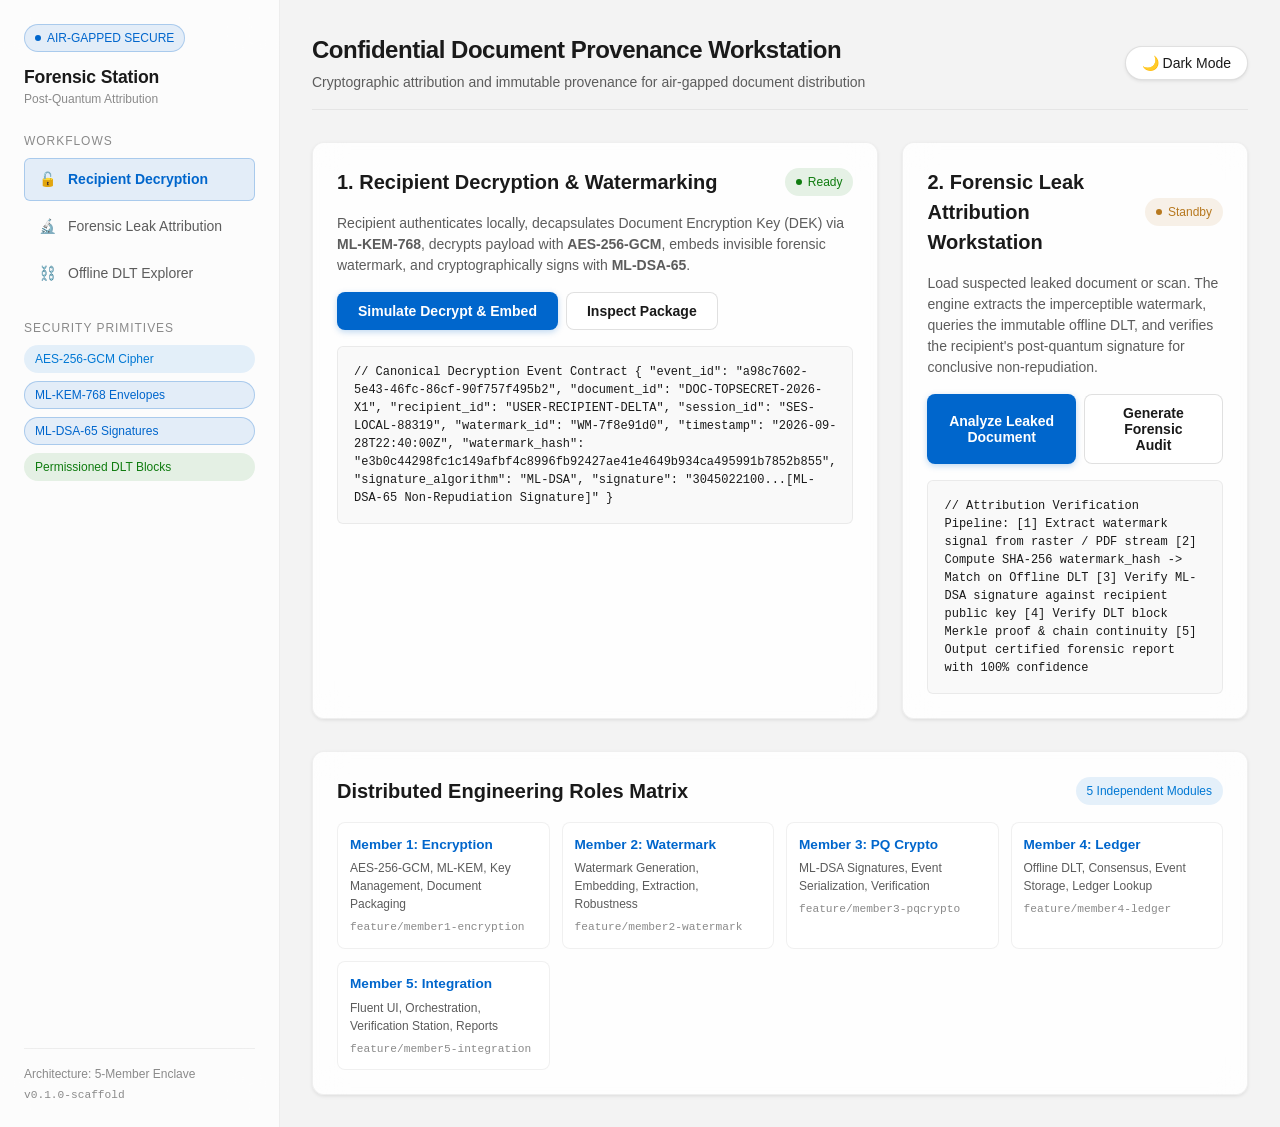
<file: integration/frontend/index.html>
<!DOCTYPE html>
<html lang="en" data-theme="dark">
<head>
  <meta charset="UTF-8">
  <meta name="viewport" content="width=device-width, initial-scale=1.0">
  <title>Cryptographic Attribution & Immutable Decryption Provenance</title>
  <meta name="description" content="Offline air-gapped confidential document distribution platform with post-quantum forensic provenance.">
  <link rel="stylesheet" href="styles/theme.css">
  <link rel="stylesheet" href="styles/components.css">
</head>
<body>
  <div class="app-shell">
    <!-- Fluent UI Acrylic Sidebar -->
    <nav class="acrylic-nav" aria-label="Main Navigation">
      <div>
        <div class="badge-group" style="margin-bottom: 12px;">
          <span class="badge badge-crypto">
            <span class="badge-dot"></span> AIR-GAPPED SECURE
          </span>
        </div>
        <h2 style="font-size: 1.1rem; font-weight: 700; letter-spacing: -0.01em;">Forensic Station</h2>
        <p style="font-size: 0.75rem; color: var(--text-tertiary);">Post-Quantum Attribution</p>
      </div>

      <div>
        <p class="nav-section-title">Workflows</p>
        <div style="display: flex; flex-direction: column; gap: 4px;">
          <a class="nav-item active" id="nav-decryption" href="#decryption">
            <span>🔓</span> Recipient Decryption
          </a>
          <a class="nav-item" id="nav-forensics" href="#forensics">
            <span>🔬</span> Forensic Leak Attribution
          </a>
          <a class="nav-item" id="nav-ledger" href="#ledger">
            <span>⛓️</span> Offline DLT Explorer
          </a>
        </div>
      </div>

      <div>
        <p class="nav-section-title">Security Primitives</p>
        <div class="badge-group" style="flex-direction: column; gap: 8px;">
          <span class="badge badge-info">AES-256-GCM Cipher</span>
          <span class="badge badge-crypto">ML-KEM-768 Envelopes</span>
          <span class="badge badge-crypto">ML-DSA-65 Signatures</span>
          <span class="badge badge-success">Permissioned DLT Blocks</span>
        </div>
      </div>

      <div style="margin-top: auto; padding-top: 16px; border-top: 1px solid var(--border-subtle);">
        <p style="font-size: 0.75rem; color: var(--text-tertiary);">Architecture: 5-Member Enclave</p>
        <p style="font-size: 0.7rem; color: var(--text-tertiary); font-family: var(--font-family-mono); margin-top: 4px;">v0.1.0-scaffold</p>
      </div>
    </nav>

    <!-- Main Operational Workspace -->
    <main class="main-content">
      <!-- Fluent Top Header -->
      <header class="fluent-header">
        <div class="app-title-group">
          <h1>Confidential Document Provenance Workstation</h1>
          <p>Cryptographic attribution and immutable provenance for air-gapped document distribution</p>
        </div>
        <div class="header-actions">
          <button class="theme-toggle-btn" id="theme-toggle-btn" onclick="toggleTheme()" aria-label="Toggle theme">
            ☀️ Light Mode
          </button>
        </div>
      </header>

      <!-- System Architecture Status Grid -->
      <section class="grid-cols-2">
        <!-- Recipient Decryption Card -->
        <article class="fluent-card">
          <div class="card-header">
            <h2 class="card-title">1. Recipient Decryption & Watermarking</h2>
            <span class="badge badge-success"><span class="badge-dot"></span> Ready</span>
          </div>
          <p style="color: var(--text-secondary); font-size: 0.875rem; margin-bottom: 16px;">
            Recipient authenticates locally, decapsulates Document Encryption Key (DEK) via <strong>ML-KEM-768</strong>, decrypts payload with <strong>AES-256-GCM</strong>, embeds invisible forensic watermark, and cryptographically signs with <strong>ML-DSA-65</strong>.
          </p>
          <div style="display: flex; gap: 8px; margin-bottom: 16px;">
            <button class="btn btn-primary" id="btn-demo-decrypt">Simulate Decrypt & Embed</button>
            <button class="btn btn-secondary" id="btn-view-package">Inspect Package</button>
          </div>
          <div class="code-preview">
// Canonical Decryption Event Contract
{
  "event_id": "a98c7602-5e43-46fc-86cf-90f757f495b2",
  "document_id": "DOC-TOPSECRET-2026-X1",
  "recipient_id": "USER-RECIPIENT-DELTA",
  "session_id": "SES-LOCAL-88319",
  "watermark_id": "WM-7f8e91d0",
  "timestamp": "2026-09-28T22:40:00Z",
  "watermark_hash": "e3b0c44298fc1c149afbf4c8996fb92427ae41e4649b934ca495991b7852b855",
  "signature_algorithm": "ML-DSA",
  "signature": "3045022100...[ML-DSA-65 Non-Repudiation Signature]"
}</div>
        </article>

        <!-- Forensic Attribution Card -->
        <article class="fluent-card">
          <div class="card-header">
            <h2 class="card-title">2. Forensic Leak Attribution Workstation</h2>
            <span class="badge badge-warning"><span class="badge-dot"></span> Standby</span>
          </div>
          <p style="color: var(--text-secondary); font-size: 0.875rem; margin-bottom: 16px;">
            Load suspected leaked document or scan. The engine extracts the imperceptible watermark, queries the immutable offline DLT, and verifies the recipient's post-quantum signature for conclusive non-repudiation.
          </p>
          <div style="display: flex; gap: 8px; margin-bottom: 16px;">
            <button class="btn btn-primary" id="btn-demo-analyze">Analyze Leaked Document</button>
            <button class="btn btn-secondary" id="btn-export-report">Generate Forensic Audit</button>
          </div>
          <div class="code-preview">
// Attribution Verification Pipeline:
[1] Extract watermark signal from raster / PDF stream
[2] Compute SHA-256 watermark_hash -> Match on Offline DLT
[3] Verify ML-DSA signature against recipient public key
[4] Verify DLT block Merkle proof & chain continuity
[5] Output certified forensic report with 100% confidence</div>
        </article>
      </section>

      <!-- Architecture Module Matrix -->
      <section class="fluent-card">
        <div class="card-header">
          <h2 class="card-title">Distributed Engineering Roles Matrix</h2>
          <span class="badge badge-info">5 Independent Modules</span>
        </div>
        <div style="display: grid; grid-template-columns: repeat(auto-fit, minmax(200px, 1fr)); gap: 12px;">
          <div style="padding: 12px; border: 1px solid var(--border-subtle); border-radius: 8px; background: var(--bg-surface);">
            <div style="font-weight: 700; font-size: 0.85rem; color: var(--accent-default);">Member 1: Encryption</div>
            <div style="font-size: 0.75rem; color: var(--text-secondary); margin-top: 4px;">AES-256-GCM, ML-KEM, Key Management, Document Packaging</div>
            <div style="font-family: var(--font-family-mono); font-size: 0.7rem; color: var(--text-tertiary); margin-top: 6px;">feature/member1-encryption</div>
          </div>
          <div style="padding: 12px; border: 1px solid var(--border-subtle); border-radius: 8px; background: var(--bg-surface);">
            <div style="font-weight: 700; font-size: 0.85rem; color: var(--accent-default);">Member 2: Watermark</div>
            <div style="font-size: 0.75rem; color: var(--text-secondary); margin-top: 4px;">Watermark Generation, Embedding, Extraction, Robustness</div>
            <div style="font-family: var(--font-family-mono); font-size: 0.7rem; color: var(--text-tertiary); margin-top: 6px;">feature/member2-watermark</div>
          </div>
          <div style="padding: 12px; border: 1px solid var(--border-subtle); border-radius: 8px; background: var(--bg-surface);">
            <div style="font-weight: 700; font-size: 0.85rem; color: var(--accent-default);">Member 3: PQ Crypto</div>
            <div style="font-size: 0.75rem; color: var(--text-secondary); margin-top: 4px;">ML-DSA Signatures, Event Serialization, Verification</div>
            <div style="font-family: var(--font-family-mono); font-size: 0.7rem; color: var(--text-tertiary); margin-top: 6px;">feature/member3-pqcrypto</div>
          </div>
          <div style="padding: 12px; border: 1px solid var(--border-subtle); border-radius: 8px; background: var(--bg-surface);">
            <div style="font-weight: 700; font-size: 0.85rem; color: var(--accent-default);">Member 4: Ledger</div>
            <div style="font-size: 0.75rem; color: var(--text-secondary); margin-top: 4px;">Offline DLT, Consensus, Event Storage, Ledger Lookup</div>
            <div style="font-family: var(--font-family-mono); font-size: 0.7rem; color: var(--text-tertiary); margin-top: 6px;">feature/member4-ledger</div>
          </div>
          <div style="padding: 12px; border: 1px solid var(--border-subtle); border-radius: 8px; background: var(--bg-surface);">
            <div style="font-weight: 700; font-size: 0.85rem; color: var(--accent-default);">Member 5: Integration</div>
            <div style="font-size: 0.75rem; color: var(--text-secondary); margin-top: 4px;">Fluent UI, Orchestration, Verification Station, Reports</div>
            <div style="font-family: var(--font-family-mono); font-size: 0.7rem; color: var(--text-tertiary); margin-top: 6px;">feature/member5-integration</div>
          </div>
        </div>
      </section>
    </main>
  </div>

  <script src="scripts/theme.js"></script>
</body>
</html>
</file>
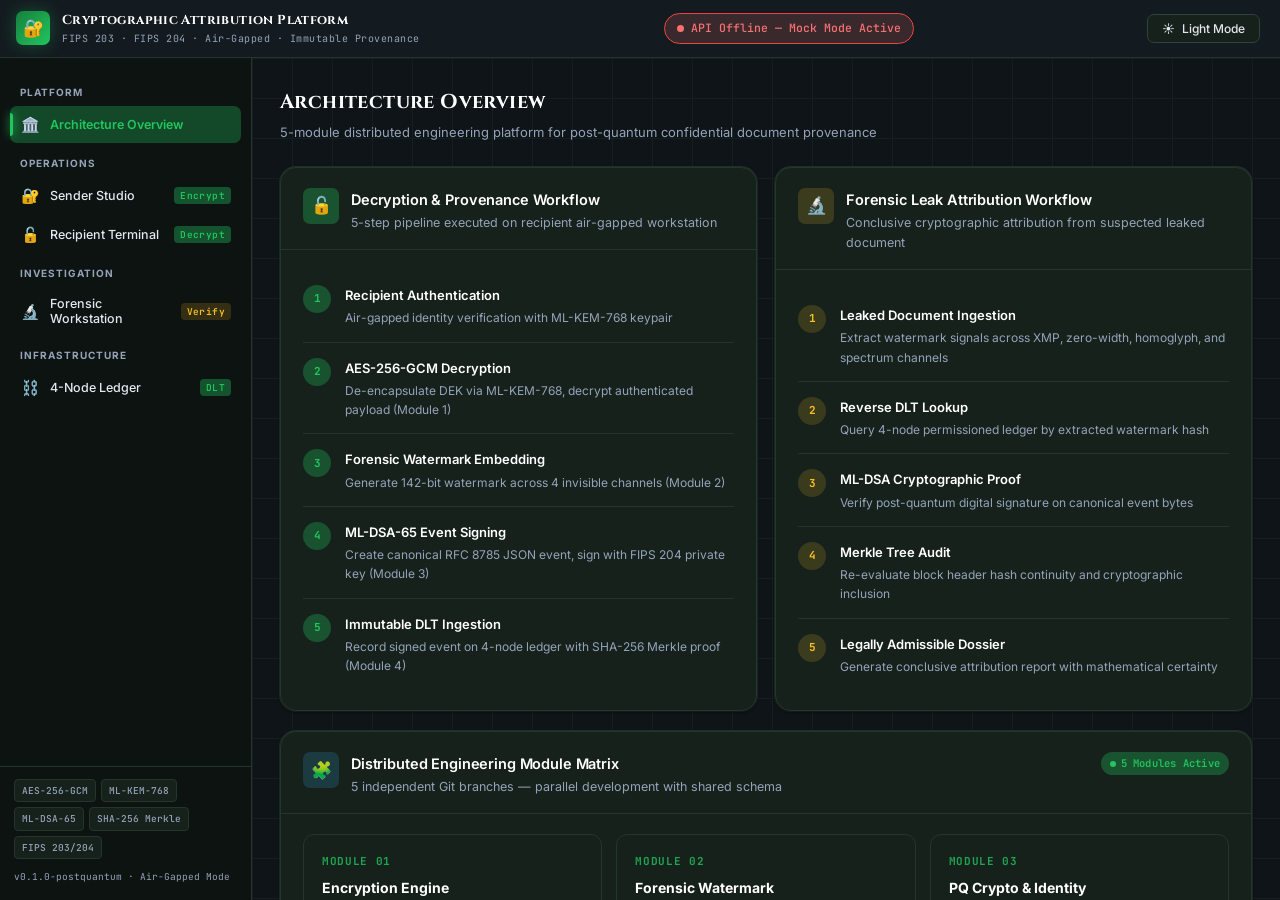
<file: integration/ui/index.html>
<!DOCTYPE html>
<html lang="en" data-theme="dark">
<head>
  <meta charset="UTF-8">
  <meta name="viewport" content="width=device-width, initial-scale=1.0">
  <title>Cryptographic Attribution & Forensic Provenance Platform</title>
  <meta name="description" content="Post-quantum offline air-gapped confidential document distribution with immutable forensic decryption provenance. AES-256-GCM, ML-KEM-768, ML-DSA-65, Permissioned DLT.">
  <link rel="stylesheet" href="styles.css">
</head>
<body>
<div class="app">

  <!-- ── HEADER ──────────────────────────────────────────────────── -->
  <header class="app-header">
    <div class="header-brand">
      <div class="header-logo">🔐</div>
      <div class="header-brand-text">
        <div class="header-title">Cryptographic Attribution Platform</div>
        <div class="header-subtitle">FIPS 203 · FIPS 204 · Air-Gapped · Immutable Provenance</div>
      </div>
    </div>

    <div class="header-center">
      <div class="api-status-pill" id="api-status-pill">
        <span class="api-dot"></span>
        <span id="api-status-text">Connecting to API…</span>
      </div>
    </div>

    <div class="header-actions">
      <button class="theme-btn" id="theme-toggle-btn" onclick="toggleTheme()">
        <span id="theme-icon">☀️</span>
        <span id="theme-label">Light Mode</span>
      </button>
    </div>
  </header>

  <!-- ── APP BODY ────────────────────────────────────────────────── -->
  <div class="app-body">

    <!-- SIDEBAR -->
    <aside class="app-sidebar">
      <nav class="sidebar-nav">

        <div class="nav-section-label">Platform</div>
        <button class="nav-item active" data-section="overview" id="nav-overview">
          <span class="nav-icon">🏛️</span>
          <span class="nav-label">Architecture Overview</span>
        </button>

        <div class="nav-section-label">Operations</div>
        <button class="nav-item" data-section="sender" id="nav-sender">
          <span class="nav-icon">🔐</span>
          <span class="nav-label">Sender Studio</span>
          <span class="nav-badge">Encrypt</span>
        </button>
        <button class="nav-item" data-section="recipient" id="nav-recipient">
          <span class="nav-icon">🔓</span>
          <span class="nav-label">Recipient Terminal</span>
          <span class="nav-badge">Decrypt</span>
        </button>

        <div class="nav-section-label">Investigation</div>
        <button class="nav-item" data-section="forensics" id="nav-forensics">
          <span class="nav-icon">🔬</span>
          <span class="nav-label">Forensic Workstation</span>
          <span class="nav-badge warn">Verify</span>
        </button>

        <div class="nav-section-label">Infrastructure</div>
        <button class="nav-item" data-section="ledger" id="nav-ledger">
          <span class="nav-icon">⛓️</span>
          <span class="nav-label">4-Node Ledger</span>
          <span class="nav-badge">DLT</span>
        </button>

      </nav>

      <div class="sidebar-bottom">
        <div class="sidebar-modules">
          <div class="module-chip">AES-256-GCM</div>
          <div class="module-chip">ML-KEM-768</div>
          <div class="module-chip">ML-DSA-65</div>
          <div class="module-chip">SHA-256 Merkle</div>
          <div class="module-chip">FIPS 203/204</div>
        </div>
        <div class="sidebar-version">v0.1.0-postquantum · Air-Gapped Mode</div>
      </div>
    </aside>

    <!-- MAIN CONTENT -->
    <main class="app-main">

      <!-- ── SECTION 1: ARCHITECTURE OVERVIEW ──────────────────── -->
      <section id="section-overview" class="content-section active">

        <div class="section-header">
          <div class="section-title">Architecture Overview</div>
          <div class="section-sub">5-module distributed engineering platform for post-quantum confidential document provenance</div>
        </div>

        <div class="grid-2" style="margin-bottom: 20px;">

          <div class="card">
            <div class="card-header">
              <div class="card-icon green">🔓</div>
              <div class="card-title-group">
                <div class="card-title">Decryption & Provenance Workflow</div>
                <div class="card-desc">5-step pipeline executed on recipient air-gapped workstation</div>
              </div>
            </div>
            <div class="card-body">
              <div class="workflow-list">
                <div class="workflow-step">
                  <div class="step-num">1</div>
                  <div class="step-info">
                    <strong>Recipient Authentication</strong>
                    <p>Air-gapped identity verification with ML-KEM-768 keypair</p>
                  </div>
                </div>
                <div class="workflow-step">
                  <div class="step-num">2</div>
                  <div class="step-info">
                    <strong>AES-256-GCM Decryption</strong>
                    <p>De-encapsulate DEK via ML-KEM-768, decrypt authenticated payload (Module 1)</p>
                  </div>
                </div>
                <div class="workflow-step">
                  <div class="step-num">3</div>
                  <div class="step-info">
                    <strong>Forensic Watermark Embedding</strong>
                    <p>Generate 142-bit watermark across 4 invisible channels (Module 2)</p>
                  </div>
                </div>
                <div class="workflow-step">
                  <div class="step-num">4</div>
                  <div class="step-info">
                    <strong>ML-DSA-65 Event Signing</strong>
                    <p>Create canonical RFC 8785 JSON event, sign with FIPS 204 private key (Module 3)</p>
                  </div>
                </div>
                <div class="workflow-step">
                  <div class="step-num">5</div>
                  <div class="step-info">
                    <strong>Immutable DLT Ingestion</strong>
                    <p>Record signed event on 4-node ledger with SHA-256 Merkle proof (Module 4)</p>
                  </div>
                </div>
              </div>
            </div>
          </div>

          <div class="card">
            <div class="card-header">
              <div class="card-icon amber">🔬</div>
              <div class="card-title-group">
                <div class="card-title">Forensic Leak Attribution Workflow</div>
                <div class="card-desc">Conclusive cryptographic attribution from suspected leaked document</div>
              </div>
            </div>
            <div class="card-body">
              <div class="workflow-list">
                <div class="workflow-step forensic">
                  <div class="step-num">1</div>
                  <div class="step-info">
                    <strong>Leaked Document Ingestion</strong>
                    <p>Extract watermark signals across XMP, zero-width, homoglyph, and spectrum channels</p>
                  </div>
                </div>
                <div class="workflow-step forensic">
                  <div class="step-num">2</div>
                  <div class="step-info">
                    <strong>Reverse DLT Lookup</strong>
                    <p>Query 4-node permissioned ledger by extracted watermark hash</p>
                  </div>
                </div>
                <div class="workflow-step forensic">
                  <div class="step-num">3</div>
                  <div class="step-info">
                    <strong>ML-DSA Cryptographic Proof</strong>
                    <p>Verify post-quantum digital signature on canonical event bytes</p>
                  </div>
                </div>
                <div class="workflow-step forensic">
                  <div class="step-num">4</div>
                  <div class="step-info">
                    <strong>Merkle Tree Audit</strong>
                    <p>Re-evaluate block header hash continuity and cryptographic inclusion</p>
                  </div>
                </div>
                <div class="workflow-step forensic">
                  <div class="step-num">5</div>
                  <div class="step-info">
                    <strong>Legally Admissible Dossier</strong>
                    <p>Generate conclusive attribution report with mathematical certainty</p>
                  </div>
                </div>
              </div>
            </div>
          </div>

        </div>

        <!-- Module Matrix -->
        <div class="card">
          <div class="card-header">
            <div class="card-icon info">🧩</div>
            <div class="card-title-group">
              <div class="card-title">Distributed Engineering Module Matrix</div>
              <div class="card-desc">5 independent Git branches — parallel development with shared schema</div>
            </div>
            <span class="badge badge-green"><span class="badge-dot"></span> 5 Modules Active</span>
          </div>
          <div class="card-body">
            <div class="grid-3" style="gap:14px;">
              <div class="arch-card">
                <div class="arch-num">MODULE 01</div>
                <div class="arch-name">Encryption Engine</div>
                <div class="arch-tech">AES-256-GCM · ML-KEM-768 · Key Management · DEK Encapsulation</div>
                <div class="module-tags">
                  <span class="module-tag">encryption/</span>
                </div>
                <div class="arch-branch" style="margin-top:10px;">feature/member1-encryption</div>
              </div>
              <div class="arch-card">
                <div class="arch-num">MODULE 02</div>
                <div class="arch-name">Forensic Watermark</div>
                <div class="arch-tech">142-bit Payload · 4 Channels · XMP · Zero-Width · Homoglyph</div>
                <div class="module-tags">
                  <span class="module-tag">watermark/</span>
                </div>
                <div class="arch-branch" style="margin-top:10px;">feature/member2-watermark</div>
              </div>
              <div class="arch-card">
                <div class="arch-num">MODULE 03</div>
                <div class="arch-name">PQ Crypto & Identity</div>
                <div class="arch-tech">ML-DSA-65 · FIPS 204 · RFC 8785 · CBOR · Event Signing</div>
                <div class="module-tags">
                  <span class="module-tag">pqcrypto/</span>
                </div>
                <div class="arch-branch" style="margin-top:10px;">feature/member3-pqcrypto</div>
              </div>
              <div class="arch-card">
                <div class="arch-num">MODULE 04</div>
                <div class="arch-name">Permissioned DLT</div>
                <div class="arch-tech">4-Node Local Chain · SHA-256 Merkle · Append-Only · Offline Sync</div>
                <div class="module-tags">
                  <span class="module-tag">ledger/</span>
                </div>
                <div class="arch-branch" style="margin-top:10px;">feature/member4-ledger</div>
              </div>
              <div class="arch-card">
                <div class="arch-num">MODULE 05</div>
                <div class="arch-name">Integration & UI</div>
                <div class="arch-tech">Workflow Orchestration · REST API Bridge · Forensic Reports · Web UI</div>
                <div class="module-tags">
                  <span class="module-tag">integration/</span>
                </div>
                <div class="arch-branch" style="margin-top:10px;">feature/member5-integration</div>
              </div>
            </div>
          </div>
        </div>

      </section>

      <!-- ── SECTION 2: SENDER STUDIO ──────────────────────────── -->
      <section id="section-sender" class="content-section">

        <div class="section-header">
          <div class="section-title">Sender Studio — Document Encryption</div>
          <div class="section-sub">Package confidential documents with AES-256-GCM + ML-KEM-768 for authorized recipients</div>
        </div>

        <div class="card">
          <div class="card-header">
            <div class="card-icon green">🔐</div>
            <div class="card-title-group">
              <div class="card-title">Encrypt Document Package (Module 1)</div>
              <div class="card-desc">Upload a PDF or paste text content, then encrypt for multiple recipients</div>
            </div>
            <span class="badge badge-green">AES-256-GCM + ML-KEM-768</span>
          </div>
          <div class="card-body">

            <div class="form-grid">
              <div class="form-group">
                <label for="sender-doc-id">Document Identifier</label>
                <input type="text" id="sender-doc-id" class="input-field" value="DOC-DEFENCE-QUANTUM-2026" placeholder="DOC-XXXX-XXXX">
              </div>
              <div class="form-group">
                <label for="sender-recipients">Authorized Recipients (comma-separated)</label>
                <input type="text" id="sender-recipients" class="input-field" value="officer.shukla@hq.defence.gov, analyst.rao@secure.org">
              </div>
              <div class="form-group full-width">
                <label for="sender-content">Document Content / Plain-text Payload</label>
                <textarea id="sender-content" class="textarea-field" rows="3" placeholder="Enter confidential document text…">TOP SECRET CLASSIFIED DISPATCH // DEFENCE RESEARCH ENCLAVE // AIR-GAP AUTHORIZATION PROTOCOL V4.2</textarea>
              </div>
            </div>

            <div class="form-group mt-16">
              <label>Or Upload a PDF Document</label>
              <div class="drop-zone" id="sender-drop-zone">
                <input type="file" id="sender-pdf-input" accept=".pdf,.txt" onchange="handleSenderFile(this)">
                <span class="drop-zone-icon">📄</span>
                <span class="drop-zone-label">Drag & drop PDF here, or click to browse</span>
                <span class="drop-zone-sub">Supports PDF and TXT files • File is processed locally, never leaves the air-gap</span>
              </div>
              <div class="file-info mt-8" id="sender-file-info" style="display:none;"></div>
            </div>

            <div class="flex mt-20" style="gap:10px;">
              <button class="btn btn-primary" id="btn-encrypt" onclick="runEncrypt()">
                <span>🔐</span> Encrypt Document Package
              </button>
              <button class="btn btn-secondary" onclick="resetSection('sender')">Reset</button>
            </div>

            <div class="output-box hidden" id="sender-output">
              <div class="output-header">
                <div class="flex items-center" style="gap:10px;">
                  <div class="output-dots"><span></span><span></span><span></span></div>
                  <span>Encrypted Package Manifest</span>
                </div>
                <div class="flex" style="gap:8px;">
                  <span class="badge badge-green">AES-256-GCM</span>
                  <span class="badge badge-green">ML-KEM-768</span>
                  <button class="btn btn-sm btn-secondary" onclick="copyContent('sender-manifest-json')">Copy</button>
                </div>
              </div>
              <pre id="sender-manifest-json" class="code-block"></pre>
            </div>

          </div>
        </div>

      </section>

      <!-- ── SECTION 3: RECIPIENT TERMINAL ─────────────────────── -->
      <section id="section-recipient" class="content-section">

        <div class="section-header">
          <div class="section-title">Recipient Terminal — Decrypt & Sign</div>
          <div class="section-sub">Authenticate, decrypt, embed watermark, sign with ML-DSA-65, commit to DLT</div>
        </div>

        <div class="card">
          <div class="card-header">
            <div class="card-icon green">🔓</div>
            <div class="card-title-group">
              <div class="card-title">Full Decryption & Provenance Pipeline</div>
              <div class="card-desc">Executes Modules 1→2→3→4 in sequence on the air-gapped workstation</div>
            </div>
          </div>
          <div class="card-body">

            <div class="form-grid">
              <div class="form-group">
                <label for="recipient-select">Authenticated Recipient Identity</label>
                <select id="recipient-select" class="select-field">
                  <option value="officer.shukla@hq.defence.gov">officer.shukla@hq.defence.gov — Officer S. Shukla</option>
                  <option value="analyst.rao@secure.org">analyst.rao@secure.org — Analyst K. Rao</option>
                  <option value="agent.dave@gov.in">agent.dave@gov.in — Special Agent Dave</option>
                </select>
              </div>
              <div class="form-group">
                <label for="recipient-session">Session ID</label>
                <input type="text" id="recipient-session" class="input-field" value="SESS-AIRGAP-8891">
              </div>
              <div class="form-group full-width">
                <label for="recipient-doc-id">Document ID to Decrypt</label>
                <input type="text" id="recipient-doc-id" class="input-field" value="DOC-DEFENCE-QUANTUM-2026">
              </div>
            </div>

            <div class="flex mt-20" style="gap:10px;">
              <button class="btn btn-primary" id="btn-decrypt" onclick="runDecrypt()">
                <span>⚡</span> Execute Full Decryption & Provenance
              </button>
              <button class="btn btn-secondary" onclick="resetSection('recipient')">Reset</button>
            </div>

            <div class="output-box hidden" id="recipient-output">
              <div class="output-header">
                <div class="flex items-center" style="gap:10px;">
                  <div class="output-dots"><span></span><span></span><span></span></div>
                  <span>Pipeline Execution Log</span>
                </div>
              </div>
              <div style="padding:16px;">
                <div class="pipeline-list" id="recipient-pipeline"></div>
              </div>
              <div class="grid-2" style="padding:0 16px 16px; gap:14px;">
                <div>
                  <label style="margin-bottom:8px;display:block;">Signed Decryption Event (JSON)</label>
                  <div class="output-box" style="margin:0;">
                    <div class="output-header">
                      <span>ML-DSA-65 Signed Event</span>
                      <button class="btn btn-sm btn-secondary" onclick="copyContent('recipient-event-json')">Copy</button>
                    </div>
                    <pre id="recipient-event-json" class="code-block" style="max-height:240px;"></pre>
                  </div>
                </div>
                <div>
                  <label style="margin-bottom:8px;display:block;">Ledger Merkle Receipt</label>
                  <div class="output-box" style="margin:0;">
                    <div class="output-header">
                      <span>DLT Block Receipt</span>
                      <button class="btn btn-sm btn-secondary" onclick="copyContent('recipient-receipt-json')">Copy</button>
                    </div>
                    <pre id="recipient-receipt-json" class="code-block" style="max-height:240px;"></pre>
                  </div>
                </div>
              </div>
            </div>

          </div>
        </div>

      </section>

      <!-- ── SECTION 4: FORENSIC WORKSTATION ───────────────────── -->
      <section id="section-forensics" class="content-section">

        <div class="section-header">
          <div class="section-title">Forensic Workstation — Leak Attribution</div>
          <div class="section-sub">Extract watermark, verify ML-DSA signature, audit DLT chain, generate conclusive dossier</div>
        </div>

        <div class="card">
          <div class="card-header">
            <div class="card-icon amber">🔬</div>
            <div class="card-title-group">
              <div class="card-title">Air-Gapped Forensic Attribution Engine</div>
              <div class="card-desc">Upload the suspected leaked document or select a test scenario</div>
            </div>
            <span class="badge badge-amber">Attribution Workstation</span>
          </div>
          <div class="card-body">

            <div class="form-group">
              <label>Upload Suspected Leaked Document (PDF)</label>
              <div class="drop-zone" id="forensics-drop-zone">
                <input type="file" id="forensics-pdf-input" accept=".pdf,.txt" onchange="handleForensicsFile(this)">
                <span class="drop-zone-icon">🕵️</span>
                <span class="drop-zone-label">Drop the leaked PDF here, or click to upload</span>
                <span class="drop-zone-sub">File is processed locally and never transmitted outside this workstation</span>
              </div>
              <div class="file-info mt-8" id="forensics-file-info" style="display:none;"></div>
            </div>

            <div class="form-group mt-16">
              <label>Or Select Test Scenario</label>
              <div class="radio-group">
                <label class="radio-label">
                  <input type="radio" name="leak-source" value="valid" checked>
                  <span>📄 Authentic Leaked Document — Officer Shukla (Confirmed Attribution)</span>
                </label>
                <label class="radio-label">
                  <input type="radio" name="leak-source" value="tampered">
                  <span>⚠️ Tampered / Modified Document (Integrity Failure)</span>
                </label>
                <label class="radio-label">
                  <input type="radio" name="leak-source" value="unknown">
                  <span>❓ Unwatermarked External Document (No Provenance)</span>
                </label>
              </div>
            </div>

            <div class="flex mt-20" style="gap:10px;">
              <button class="btn btn-primary" id="btn-forensics" onclick="runForensics()">
                <span>🔍</span> Run Forensic Verification & Attribution
              </button>
              <button class="btn btn-secondary" onclick="resetSection('forensics')">Reset</button>
            </div>

            <div class="output-box hidden" id="forensics-output">
              <div class="output-header">
                <div class="flex items-center" style="gap:10px;">
                  <div class="output-dots"><span></span><span></span><span></span></div>
                  <span>Forensic Attribution Dossier</span>
                </div>
                <button class="btn btn-sm btn-secondary" id="btn-copy-dossier" onclick="copyContent('forensic-report-pre')">Copy Dossier</button>
              </div>
              <div style="padding: 16px;">
                <div class="verdict-banner" id="verdict-banner">
                  <div class="verdict-title" id="verdict-title">CONFIRMED ATTRIBUTION</div>
                  <div class="verdict-sub" id="verdict-sub">Awaiting analysis…</div>
                </div>
                <pre id="forensic-report-pre" class="code-block" style="margin-top:14px;"></pre>
              </div>
            </div>

          </div>
        </div>

      </section>

      <!-- ── SECTION 5: 4-NODE LEDGER EXPLORER ─────────────────── -->
      <section id="section-ledger" class="content-section">

        <div class="section-header">
          <div class="section-title">4-Node Permissioned Offline Ledger</div>
          <div class="section-sub">Monitor air-gapped node status, block heights, Merkle roots, and cryptographic chain continuity</div>
        </div>

        <!-- Node Status Grid -->
        <div class="grid-4" id="nodes-grid" style="margin-bottom:20px;">
          <div class="node-card" id="node-card-1">
            <div class="node-header">
              <div class="node-led"></div>
              <div class="node-name">Node 1 — Primary</div>
            </div>
            <div class="node-role">Key Custody & Validator</div>
            <div class="node-stat">Block Height <span class="node-stat-val" id="n1-height">#–</span></div>
            <div class="node-stat">Port <span class="node-stat-val">8001</span></div>
            <div class="node-stat">Status <span class="node-stat-val" id="n1-status">–</span></div>
          </div>
          <div class="node-card" id="node-card-2">
            <div class="node-header">
              <div class="node-led"></div>
              <div class="node-name">Node 2 — Ingestion</div>
            </div>
            <div class="node-role">Verification Enclave</div>
            <div class="node-stat">Block Height <span class="node-stat-val" id="n2-height">#–</span></div>
            <div class="node-stat">Port <span class="node-stat-val">8002</span></div>
            <div class="node-stat">Status <span class="node-stat-val" id="n2-status">–</span></div>
          </div>
          <div class="node-card" id="node-card-3">
            <div class="node-header">
              <div class="node-led"></div>
              <div class="node-name">Node 3 — Forensic</div>
            </div>
            <div class="node-role">Attribution Analysis</div>
            <div class="node-stat">Block Height <span class="node-stat-val" id="n3-height">#–</span></div>
            <div class="node-stat">Port <span class="node-stat-val">8003</span></div>
            <div class="node-stat">Status <span class="node-stat-val" id="n3-status">–</span></div>
          </div>
          <div class="node-card" id="node-card-4">
            <div class="node-header">
              <div class="node-led"></div>
              <div class="node-name">Node 4 — Archival</div>
            </div>
            <div class="node-role">Offline Audit Store</div>
            <div class="node-stat">Block Height <span class="node-stat-val" id="n4-height">#–</span></div>
            <div class="node-stat">Port <span class="node-stat-val">8004</span></div>
            <div class="node-stat">Status <span class="node-stat-val" id="n4-status">–</span></div>
          </div>
        </div>

        <!-- Block Table -->
        <div class="card">
          <div class="card-header">
            <div class="card-icon info">⛓️</div>
            <div class="card-title-group">
              <div class="card-title">Recent Committed Blocks</div>
              <div class="card-desc">Cryptographically chained SHA-256 block headers</div>
            </div>
            <div class="flex" style="gap:8px;">
              <button class="btn btn-sm btn-secondary" onclick="refreshLedger()">↻ Refresh</button>
              <span class="badge badge-green" id="chain-valid-badge"><span class="badge-dot"></span> Chain Valid</span>
            </div>
          </div>
          <div class="card-body" style="padding:0;">
            <div class="table-wrap">
              <table class="data-table">
                <thead>
                  <tr>
                    <th>Height</th>
                    <th>Block Hash</th>
                    <th>Previous Hash</th>
                    <th>Merkle Root</th>
                    <th>Validator</th>
                    <th>Timestamp</th>
                    <th>Txns</th>
                  </tr>
                </thead>
                <tbody id="ledger-tbody">
                  <tr><td colspan="7" style="text-align:center;padding:24px;color:var(--text-3);">Loading blocks…</td></tr>
                </tbody>
              </table>
            </div>
          </div>
        </div>

      </section>

    </main>
  </div>
</div>

<!-- Toast container -->
<div class="toast-container" id="toast-container"></div>

<script src="app.js"></script>
</body>
</html>
</file>
<file: integration/frontend/styles/theme.css>
/**
 * Cryptographic Attribution Platform - Central Theme & UI Design Tokens
 * 
 * Design Philosophy:
 * - Microsoft Fluent UI Design System (Acrylic, Mica, Depth, Elevation, Motion)
 * - Typography: Nexa with clean modern sans fallback
 * - Mode: First-class Dark and Light mode support via CSS custom properties
 * - Transitions: Minimal, smooth, cubic-bezier micro-animations
 */

@import url('https://fonts.cdnfonts.com/css/nexa-bold');

:root {
  /* Typography */
  --font-family-base: 'Nexa', -apple-system, BlinkMacSystemFont, 'Segoe UI Variable', 'Segoe UI', Roboto, sans-serif;
  --font-family-mono: 'Cascadia Code', 'Fira Code', Consolas, 'SF Mono', monospace;

  /* Type Scale */
  --font-size-xs: 0.75rem;    /* 12px */
  --font-size-sm: 0.875rem;   /* 14px */
  --font-size-base: 1rem;     /* 16px */
  --font-size-md: 1.125rem;   /* 18px */
  --font-size-lg: 1.25rem;    /* 20px */
  --font-size-xl: 1.5rem;     /* 24px */
  --font-size-2xl: 2rem;      /* 32px */
  --font-size-3xl: 2.5rem;    /* 40px */

  --font-weight-regular: 400;
  --font-weight-medium: 500;
  --font-weight-bold: 700;

  /* Spacing Scale */
  --space-2xs: 4px;
  --space-xs: 8px;
  --space-sm: 12px;
  --space-md: 16px;
  --space-lg: 24px;
  --space-xl: 32px;
  --space-2xl: 48px;

  /* Corner Radii (Fluent UI 2.0 standards) */
  --radius-xs: 4px;
  --radius-sm: 6px;
  --radius-md: 8px;
  --radius-lg: 12px;
  --radius-xl: 16px;
  --radius-full: 9999px;

  /* Motion & Timing */
  --ease-fluent: cubic-bezier(0.1, 0.9, 0.2, 1.0);
  --ease-standard: cubic-bezier(0.4, 0.0, 0.2, 1.0);
  --transition-fast: 150ms var(--ease-fluent);
  --transition-normal: 250ms var(--ease-fluent);
  --transition-slow: 400ms var(--ease-fluent);
}

/* ==========================================================================
   Light Mode Tokens (Fluent Light / Mica)
   ========================================================================== */
:root, [data-theme="light"] {
  --bg-canvas: #f3f3f3;
  --bg-surface: #ffffff;
  --bg-surface-secondary: #f9f9f9;
  --bg-surface-tertiary: #f0f0f0;
  --bg-card: rgba(255, 255, 255, 0.85);
  --bg-acrylic: rgba(255, 255, 255, 0.75);

  --border-subtle: rgba(0, 0, 0, 0.06);
  --border-default: rgba(0, 0, 0, 0.12);
  --border-strong: rgba(0, 0, 0, 0.24);

  --text-primary: #1a1a1a;
  --text-secondary: #5c5c5c;
  --text-tertiary: #8a8a8a;
  --text-on-accent: #ffffff;

  /* Fluent Accent Palette (Electric Cyan / Cobalt Security Accent) */
  --accent-default: #0066cc;
  --accent-hover: #0052a3;
  --accent-pressed: #003d7a;
  --accent-subtle: rgba(0, 102, 204, 0.1);
  --accent-glow: rgba(0, 102, 204, 0.25);

  /* Status Tokens */
  --status-success: #107c10;
  --status-success-bg: rgba(16, 124, 16, 0.1);
  --status-warning: #b7791f;
  --status-warning-bg: rgba(183, 121, 31, 0.1);
  --status-danger: #c42b1c;
  --status-danger-bg: rgba(196, 43, 28, 0.1);
  --status-info: #0078d4;
  --status-info-bg: rgba(0, 120, 212, 0.1);

  /* Fluent Elevation / Shadows */
  --shadow-card: 0 1.6px 3.6px 0 rgba(0, 0, 0, 0.08), 0 0.3px 0.9px 0 rgba(0, 0, 0, 0.04);
  --shadow-flyout: 0 6.4px 14.4px 0 rgba(0, 0, 0, 0.12), 0 1.2px 3.6px 0 rgba(0, 0, 0, 0.08);
  --shadow-dialog: 0 25.6px 57.6px 0 rgba(0, 0, 0, 0.16), 0 4.8px 14.4px 0 rgba(0, 0, 0, 0.12);
}

/* ==========================================================================
   Dark Mode Tokens (Fluent Dark / Mica Alt)
   ========================================================================== */
[data-theme="dark"] {
  --bg-canvas: #0f1115;
  --bg-surface: #181b22;
  --bg-surface-secondary: #21252f;
  --bg-surface-tertiary: #2a2f3c;
  --bg-card: rgba(24, 27, 34, 0.85);
  --bg-acrylic: rgba(24, 27, 34, 0.72);

  --border-subtle: rgba(255, 255, 255, 0.06);
  --border-default: rgba(255, 255, 255, 0.12);
  --border-strong: rgba(255, 255, 255, 0.24);

  --text-primary: #f5f6f8;
  --text-secondary: #9aa0a6;
  --text-tertiary: #6b7280;
  --text-on-accent: #ffffff;

  /* Fluent Dark Accent */
  --accent-default: #4cc2ff;
  --accent-hover: #33b1f5;
  --accent-pressed: #1ba0e8;
  --accent-subtle: rgba(76, 194, 255, 0.12);
  --accent-glow: rgba(76, 194, 255, 0.3);

  /* Status Tokens */
  --status-success: #6ccb5f;
  --status-success-bg: rgba(108, 203, 95, 0.15);
  --status-warning: #fce100;
  --status-warning-bg: rgba(252, 225, 0, 0.12);
  --status-danger: #ff99a4;
  --status-danger-bg: rgba(255, 153, 164, 0.15);
  --status-info: #60cdff;
  --status-info-bg: rgba(96, 205, 255, 0.15);

  /* Fluent Elevation / Shadows in Dark Mode */
  --shadow-card: 0 4px 12px 0 rgba(0, 0, 0, 0.4), 0 0 1px 1px rgba(255, 255, 255, 0.05);
  --shadow-flyout: 0 12px 28px 0 rgba(0, 0, 0, 0.6), 0 0 1px 1px rgba(255, 255, 255, 0.08);
  --shadow-dialog: 0 32px 64px 0 rgba(0, 0, 0, 0.8), 0 0 1px 1px rgba(255, 255, 255, 0.1);
}

/* ==========================================================================
   Global Reset & Base Style Rules
   ========================================================================== */
* {
  box-sizing: border-box;
  margin: 0;
  padding: 0;
  transition: background-color var(--transition-normal),
              border-color var(--transition-normal),
              color var(--transition-normal);
}

body {
  font-family: var(--font-family-base);
  font-size: var(--font-size-base);
  color: var(--text-primary);
  background-color: var(--bg-canvas);
  line-height: 1.5;
  -webkit-font-smoothing: antialiased;
  -moz-osx-font-smoothing: grayscale;
  min-height: 100vh;
}
</file>
<file: integration/frontend/styles/components.css>
/**
 * Cryptographic Attribution Platform - Fluent UI Component Stylesheet
 */

/* ==========================================================================
   App Shell & Acrylic Containers
   ========================================================================== */
.app-shell {
  display: flex;
  min-height: 100vh;
}

.acrylic-nav {
  width: 280px;
  background: var(--bg-acrylic);
  backdrop-filter: blur(24px) saturate(180%);
  -webkit-backdrop-filter: blur(24px) saturate(180%);
  border-right: 1px solid var(--border-subtle);
  display: flex;
  flex-direction: column;
  padding: var(--space-lg);
  gap: var(--space-lg);
}

.main-content {
  flex: 1;
  display: flex;
  flex-direction: column;
  padding: var(--space-xl);
  gap: var(--space-xl);
  max-width: 1400px;
  margin: 0 auto;
}

/* ==========================================================================
   Header Bar
   ========================================================================== */
.fluent-header {
  display: flex;
  justify-content: space-between;
  align-items: center;
  padding-bottom: var(--space-md);
  border-bottom: 1px solid var(--border-subtle);
}

.app-title-group h1 {
  font-size: var(--font-size-xl);
  font-weight: var(--font-weight-bold);
  letter-spacing: -0.02em;
}

.app-title-group p {
  color: var(--text-secondary);
  font-size: var(--font-size-sm);
  margin-top: var(--space-2xs);
}

.header-actions {
  display: flex;
  align-items: center;
  gap: var(--space-md);
}

/* ==========================================================================
   Theme Switcher Toggle
   ========================================================================== */
.theme-toggle-btn {
  display: inline-flex;
  align-items: center;
  gap: var(--space-xs);
  background: var(--bg-surface);
  border: 1px solid var(--border-default);
  color: var(--text-primary);
  padding: 8px 16px;
  border-radius: var(--radius-full);
  font-family: inherit;
  font-size: var(--font-size-sm);
  font-weight: var(--font-weight-medium);
  cursor: pointer;
  transition: all var(--transition-fast);
  box-shadow: var(--shadow-card);
}

.theme-toggle-btn:hover {
  background: var(--bg-surface-secondary);
  border-color: var(--accent-default);
  transform: translateY(-1px);
}

/* ==========================================================================
   Navigation Items
   ========================================================================== */
.nav-section-title {
  font-size: var(--font-size-xs);
  text-transform: uppercase;
  letter-spacing: 0.08em;
  color: var(--text-tertiary);
  margin-bottom: var(--space-xs);
}

.nav-item {
  display: flex;
  align-items: center;
  gap: var(--space-sm);
  padding: 10px 14px;
  border-radius: var(--radius-sm);
  color: var(--text-secondary);
  text-decoration: none;
  font-size: var(--font-size-sm);
  font-weight: var(--font-weight-medium);
  cursor: pointer;
  transition: all var(--transition-fast);
  border: 1px solid transparent;
}

.nav-item:hover {
  background: var(--bg-surface-secondary);
  color: var(--text-primary);
}

.nav-item.active {
  background: var(--accent-subtle);
  color: var(--accent-default);
  border-color: var(--accent-glow);
  font-weight: var(--font-weight-bold);
}

/* ==========================================================================
   Fluent UI Cards & Panels
   ========================================================================== */
.fluent-card {
  background: var(--bg-card);
  backdrop-filter: blur(16px);
  -webkit-backdrop-filter: blur(16px);
  border: 1px solid var(--border-subtle);
  border-radius: var(--radius-lg);
  padding: var(--space-lg);
  box-shadow: var(--shadow-card);
  transition: transform var(--transition-normal), box-shadow var(--transition-normal);
}

.fluent-card:hover {
  box-shadow: var(--shadow-flyout);
  border-color: var(--border-default);
}

.card-header {
  display: flex;
  justify-content: space-between;
  align-items: center;
  margin-bottom: var(--space-md);
}

.card-title {
  font-size: var(--font-size-lg);
  font-weight: var(--font-weight-bold);
}

/* ==========================================================================
   Security & Protocol Badges
   ========================================================================== */
.badge-group {
  display: flex;
  flex-wrap: wrap;
  gap: var(--space-xs);
}

.badge {
  display: inline-flex;
  align-items: center;
  gap: 6px;
  font-size: var(--font-size-xs);
  font-weight: var(--font-weight-medium);
  padding: 4px 10px;
  border-radius: var(--radius-full);
  border: 1px solid transparent;
}

.badge-crypto {
  background: var(--accent-subtle);
  color: var(--accent-default);
  border-color: var(--accent-glow);
}

.badge-success {
  background: var(--status-success-bg);
  color: var(--status-success);
}

.badge-warning {
  background: var(--status-warning-bg);
  color: var(--status-warning);
}

.badge-info {
  background: var(--status-info-bg);
  color: var(--status-info);
}

.badge-dot {
  width: 6px;
  height: 6px;
  border-radius: 50%;
  background-color: currentColor;
}

/* ==========================================================================
   Fluent Buttons
   ========================================================================== */
.btn {
  display: inline-flex;
  align-items: center;
  justify-content: center;
  gap: var(--space-xs);
  padding: 10px 20px;
  border-radius: var(--radius-md);
  font-family: inherit;
  font-size: var(--font-size-sm);
  font-weight: var(--font-weight-bold);
  cursor: pointer;
  border: 1px solid transparent;
  transition: all var(--transition-fast);
}

.btn-primary {
  background: var(--accent-default);
  color: var(--text-on-accent);
  box-shadow: 0 2px 6px var(--accent-glow);
}

.btn-primary:hover {
  background: var(--accent-hover);
  transform: translateY(-1px);
}

.btn-primary:active {
  background: var(--accent-pressed);
  transform: translateY(0);
}

.btn-secondary {
  background: var(--bg-surface);
  border-color: var(--border-default);
  color: var(--text-primary);
}

.btn-secondary:hover {
  background: var(--bg-surface-secondary);
  border-color: var(--accent-default);
}

/* ==========================================================================
   Audit Grids & Code Blocks
   ========================================================================== */
.code-preview {
  font-family: var(--font-family-mono);
  font-size: var(--font-size-xs);
  background: var(--bg-surface-secondary);
  border: 1px solid var(--border-subtle);
  border-radius: var(--radius-sm);
  padding: var(--space-md);
  overflow-x: auto;
  color: var(--text-primary);
}

.grid-cols-2 {
  display: grid;
  grid-template-columns: repeat(2, 1fr);
  gap: var(--space-lg);
}

@media (max-width: 900px) {
  .app-shell {
    flex-direction: column;
  }
  .acrylic-nav {
    width: 100%;
    border-right: none;
    border-bottom: 1px solid var(--border-subtle);
  }
  .grid-cols-2 {
    grid-template-columns: 1fr;
  }
}
</file>
<file: integration/ui/styles.css>
/* ═══════════════════════════════════════════════════════════════════
   CRYPTOGRAPHIC ATTRIBUTION PLATFORM  ·  JADE OBSIDIAN DESIGN SYSTEM
   ═══════════════════════════════════════════════════════════════════ */

@import url('https://fonts.googleapis.com/css2?family=Cinzel:wght@500;700&family=Inter:ital,wght@0,300;0,400;0,500;0,600;0,700;1,400&family=JetBrains+Mono:wght@400;500;600&display=swap');

/* ── Design Tokens: Dark (default) ──────────────────────────────── */
:root {
  --bg-base:       #0A0E11;
  --bg-depth:      #0F1418;
  --bg-surface:    #141B20;
  --bg-card:       #16211C;
  --bg-card-alt:   #1C2A24;
  --bg-input:      #0F1713;
  --bg-sidebar:    #0D1311;

  --border-subtle: #24352D;
  --border:        #2E4339;
  --border-focus:  #22C55E80;
  --border-glow:   #22C55E;

  --primary:       #22C55E;
  --primary-hover: #16A34A;
  --primary-dim:   #15803D;
  --primary-muted: #14532D;
  --primary-glow:  rgba(34, 197, 94, 0.16);
  --primary-glow2: rgba(34, 197, 94, 0.30);
  --btn-primary-fg:#052E16;

  --amber:         #FBBF24;
  --amber-dim:     #D97706;
  --amber-glow:    rgba(251, 191, 36, 0.16);

  --danger:        #F87171;
  --danger-dim:    #EF4444;
  --danger-glow:   rgba(248, 113, 113, 0.16);

  --info:          #38BDF8;
  --info-glow:     rgba(56, 189, 248, 0.16);

  /* High contrast text for Dark Mode */
  --text-1:    #FFFFFF;
  --text-2:    #E2E8F0;
  --text-3:    #94A3B8;
  --text-4:    #64748B;
  --text-mono: #86EFAC;
  --text-mono2:#4ADE80;

  --header-h:     58px;
  --sidebar-w:    252px;

  --r-xs:  4px;
  --r-sm:  7px;
  --r:     11px;
  --r-lg:  16px;
  --r-xl:  22px;

  --ease:      cubic-bezier(0.4, 0, 0.2, 1);
  --ease-out:  cubic-bezier(0, 0, 0.2, 1);
  --ease-in:   cubic-bezier(0.4, 0, 1, 1);
  --t:         all 0.2s var(--ease);
  --t-slow:    all 0.38s var(--ease);

  --shadow-sm:   0 1px 2px rgba(0,0,0,0.6);
  --shadow-card: 0 1px 3px rgba(0,0,0,0.7), 0 0 0 1px var(--border-subtle);
  --shadow-hover:0 8px 32px rgba(0,0,0,0.7), 0 0 0 1px var(--primary)55,
                 0 0 50px var(--primary-glow);
  --shadow-btn:  0 0 24px var(--primary-glow2);
  --shadow-glow: 0 0 40px var(--primary-glow2), 0 0 80px var(--primary-glow);

  --font-ui:    'Inter', -apple-system, BlinkMacSystemFont, 'Segoe UI', sans-serif;
  --font-mono:  'JetBrains Mono', 'Cascadia Code', 'Fira Code', monospace;
  --font-brand: 'Cinzel', Georgia, serif;
}

/* ── Design Tokens: Light ────────────────────────────────────────── */
[data-theme="light"] {
  --bg-base:       #F8FAF9;
  --bg-depth:      #F0F4F2;
  --bg-surface:    #FFFFFF;
  --bg-card:       #FFFFFF;
  --bg-card-alt:   #F2F7F4;
  --bg-input:      #FFFFFF;
  --bg-sidebar:    #F3F7F5;

  --border-subtle: #E1EBE5;
  --border:        #CAD7CF;
  --border-focus:  #10B981;
  --border-glow:   #0D7A4E;

  /* Rich, vibrant, ultra-legible emerald green */
  --primary:       #0D7A4E;
  --primary-hover: #09613D;
  --primary-dim:   #064E3B;
  --primary-muted: #D1FAE5;
  --primary-glow:  rgba(13, 122, 78, 0.10);
  --primary-glow2: rgba(13, 122, 78, 0.20);
  --btn-primary-fg:#FFFFFF;

  --amber:         #D97706;
  --amber-dim:     #B45309;
  --amber-glow:    rgba(217, 119, 6, 0.12);

  --danger:        #DC2626;
  --danger-dim:    #B91C1C;
  --danger-glow:   rgba(220, 38, 38, 0.12);

  --info:          #0284C7;
  --info-glow:     rgba(2, 132, 199, 0.12);

  /* High contrast readable neutral text + crisp green accents for Light Mode */
  --text-1:    #0F172A;
  --text-2:    #334155;
  --text-3:    #475569;
  --text-4:    #64748B;
  --text-mono: #065F46;
  --text-mono2:#0D7A4E;

  --shadow-card: 0 1px 3px rgba(0,0,0,0.06), 0 0 0 1px var(--border-subtle);
  --shadow-hover:0 8px 30px rgba(0,0,0,0.09), 0 0 0 1px var(--primary)44;
  --shadow-btn:  0 4px 16px var(--primary-glow2);
}

/* ── Reset ───────────────────────────────────────────────────────── */
*, *::before, *::after { box-sizing: border-box; margin: 0; padding: 0; }

html, body {
  height: 100%;
  overflow: hidden;
  -webkit-font-smoothing: antialiased;
}

body {
  font-family: var(--font-ui);
  background: var(--bg-base);
  color: var(--text-1);
  font-size: 14px;
  line-height: 1.6;
}

/* ── App Shell (full-screen) ─────────────────────────────────────── */
.app {
  display: flex;
  flex-direction: column;
  height: 100vh;
  width: 100vw;
  overflow: hidden;
  background: var(--bg-base);
  transition: background 0.3s var(--ease), color 0.3s var(--ease);
}

/* ── Header ─────────────────────────────────────────────────────── */
.app-header {
  height: var(--header-h);
  flex-shrink: 0;
  display: flex;
  align-items: center;
  gap: 16px;
  padding: 0 20px 0 16px;
  background: var(--bg-surface);
  border-bottom: 1px solid var(--border-subtle);
  position: relative;
  z-index: 100;
}

.app-header::after {
  content: '';
  position: absolute;
  bottom: 0;
  left: 0;
  right: 0;
  height: 1px;
  background: linear-gradient(90deg, transparent, var(--primary)40, transparent);
}

.header-brand {
  display: flex;
  align-items: center;
  gap: 12px;
  min-width: var(--sidebar-w);
  padding-right: 12px;
}

.header-logo {
  width: 34px;
  height: 34px;
  background: linear-gradient(135deg, var(--primary-dim), var(--primary));
  border-radius: var(--r-sm);
  display: flex;
  align-items: center;
  justify-content: center;
  font-size: 17px;
  flex-shrink: 0;
  box-shadow: 0 0 16px var(--primary-glow2);
}

.header-brand-text {
  display: flex;
  flex-direction: column;
}

.header-title {
  font-family: var(--font-brand);
  font-size: 13px;
  font-weight: 700;
  letter-spacing: 0.03em;
  color: var(--text-1);
  white-space: nowrap;
}

.header-subtitle {
  font-size: 10px;
  color: var(--text-3);
  font-family: var(--font-mono);
  letter-spacing: 0.05em;
  white-space: nowrap;
}

.header-center { flex: 1; display: flex; justify-content: center; }

.header-actions {
  display: flex;
  align-items: center;
  gap: 10px;
}

/* ── API Status Pill ─────────────────────────────────────────────── */
.api-status-pill {
  display: flex;
  align-items: center;
  gap: 7px;
  padding: 5px 12px;
  border-radius: 100px;
  font-size: 11.5px;
  font-weight: 500;
  background: var(--bg-card);
  border: 1px solid var(--border);
  color: var(--text-3);
  transition: var(--t);
  cursor: default;
  font-family: var(--font-mono);
}

.api-status-pill.online {
  border-color: var(--primary-dim);
  color: var(--primary);
  background: var(--primary-glow);
}

.api-status-pill.offline {
  border-color: var(--danger-dim);
  color: var(--danger);
  background: var(--danger-glow);
}

.api-dot {
  width: 7px;
  height: 7px;
  border-radius: 50%;
  background: currentColor;
}

.api-status-pill.online .api-dot { animation: pulse-dot 2s ease-in-out infinite; }

/* ── Theme Toggle Button ─────────────────────────────────────────── */
.theme-btn {
  display: flex;
  align-items: center;
  gap: 7px;
  padding: 6px 14px;
  background: var(--bg-card);
  border: 1px solid var(--border);
  border-radius: var(--r-sm);
  color: var(--text-2);
  font-family: var(--font-ui);
  font-size: 12px;
  font-weight: 500;
  cursor: pointer;
  transition: var(--t);
  white-space: nowrap;
}

.theme-btn:hover {
  border-color: var(--primary);
  color: var(--primary);
  background: var(--primary-glow);
}

/* ── App Body ────────────────────────────────────────────────────── */
.app-body {
  flex: 1;
  display: flex;
  overflow: hidden;
  min-height: 0;
}

/* ── Sidebar ─────────────────────────────────────────────────────── */
.app-sidebar {
  width: var(--sidebar-w);
  flex-shrink: 0;
  display: flex;
  flex-direction: column;
  background: var(--bg-sidebar);
  border-right: 1px solid var(--border-subtle);
  overflow-y: auto;
  overflow-x: hidden;
}

.app-sidebar::-webkit-scrollbar { width: 3px; }
.app-sidebar::-webkit-scrollbar-track { background: transparent; }
.app-sidebar::-webkit-scrollbar-thumb { background: var(--border); border-radius: 2px; }

.sidebar-nav {
  flex: 1;
  padding: 16px 10px;
  display: flex;
  flex-direction: column;
  gap: 2px;
}

.nav-section-label {
  font-size: 10px;
  font-weight: 700;
  letter-spacing: 0.1em;
  text-transform: uppercase;
  color: var(--text-3);
  padding: 10px 10px 4px;
}

.nav-item {
  display: flex;
  align-items: center;
  gap: 10px;
  width: 100%;
  padding: 9px 10px;
  border: none;
  background: transparent;
  border-radius: var(--r-sm);
  cursor: pointer;
  transition: var(--t);
  text-align: left;
  position: relative;
}

.nav-item:hover {
  background: var(--primary-glow);
}

.nav-item.active {
  background: var(--primary-glow2);
}

.nav-item.active::before {
  content: '';
  position: absolute;
  left: 0;
  top: 20%;
  bottom: 20%;
  width: 3px;
  background: var(--primary);
  border-radius: 0 var(--r-xs) var(--r-xs) 0;
  box-shadow: 0 0 8px var(--primary);
}

.nav-icon {
  font-size: 15px;
  width: 20px;
  text-align: center;
  flex-shrink: 0;
}

.nav-label {
  font-size: 12.5px;
  font-weight: 500;
  color: var(--text-2);
  flex: 1;
  transition: var(--t);
}

.nav-item:hover .nav-label,
.nav-item.active .nav-label { color: var(--primary); font-weight: 600; }

.nav-badge {
  font-size: 9.5px;
  font-family: var(--font-mono);
  font-weight: 600;
  padding: 2px 6px;
  border-radius: var(--r-xs);
  background: var(--primary-muted);
  color: var(--primary);
  letter-spacing: 0.04em;
}

.nav-badge.warn { background: var(--amber-glow); color: var(--amber); }

/* ── Sidebar Bottom ─────────────────────────────────────────────── */
.sidebar-bottom {
  padding: 12px 14px 16px;
  border-top: 1px solid var(--border-subtle);
  display: flex;
  flex-direction: column;
  gap: 10px;
}

.sidebar-modules {
  display: flex;
  flex-wrap: wrap;
  gap: 5px;
}

.module-chip {
  font-family: var(--font-mono);
  font-size: 9.5px;
  padding: 3px 7px;
  border-radius: var(--r-xs);
  background: var(--bg-card);
  border: 1px solid var(--border-subtle);
  color: var(--text-3);
  font-weight: 500;
}

.sidebar-version {
  font-family: var(--font-mono);
  font-size: 9.5px;
  color: var(--text-3);
}

/* ── Main Content ────────────────────────────────────────────────── */
.app-main {
  flex: 1;
  overflow-y: auto;
  overflow-x: hidden;
  min-width: 0;
  background: var(--bg-depth);
  position: relative;
}

.app-main::-webkit-scrollbar { width: 6px; }
.app-main::-webkit-scrollbar-track { background: transparent; }
.app-main::-webkit-scrollbar-thumb { background: var(--border); border-radius: 3px; }

/* Subtle grid background */
.app-main::before {
  content: '';
  position: fixed;
  inset: var(--header-h) 0 0 var(--sidebar-w);
  background-image:
    linear-gradient(var(--border-subtle) 1px, transparent 1px),
    linear-gradient(90deg, var(--border-subtle) 1px, transparent 1px);
  background-size: 40px 40px;
  opacity: 0.35;
  pointer-events: none;
  z-index: 0;
}

.content-section {
  display: none;
  padding: 28px 28px 48px;
  position: relative;
  z-index: 1;
  animation: fade-up 0.3s var(--ease-out);
}

.content-section.active { display: block; }

.section-header {
  margin-bottom: 24px;
}

.section-title {
  font-family: var(--font-brand);
  font-size: 20px;
  font-weight: 700;
  color: var(--text-1);
  letter-spacing: 0.02em;
}

.section-sub {
  font-size: 13px;
  color: var(--text-3);
  margin-top: 4px;
}

/* ── Cards ───────────────────────────────────────────────────────── */
.card {
  background: var(--bg-card);
  border: 1px solid var(--border-subtle);
  border-radius: var(--r-lg);
  box-shadow: var(--shadow-card);
  transition: var(--t-slow);
  overflow: hidden;
}

.card:hover {
  box-shadow: var(--shadow-hover);
  border-color: var(--primary)30;
}

.card-header {
  display: flex;
  align-items: flex-start;
  justify-content: space-between;
  gap: 12px;
  padding: 20px 22px 16px;
  border-bottom: 1px solid var(--border-subtle);
}

.card-icon {
  width: 36px;
  height: 36px;
  border-radius: var(--r-sm);
  display: flex;
  align-items: center;
  justify-content: center;
  font-size: 17px;
  flex-shrink: 0;
}

.card-icon.green  { background: var(--primary-glow2); }
.card-icon.amber  { background: var(--amber-glow); }
.card-icon.danger { background: var(--danger-glow); }
.card-icon.info   { background: var(--info-glow); }

.card-title-group { flex: 1; }

.card-title {
  font-size: 14.5px;
  font-weight: 600;
  color: var(--text-1);
  letter-spacing: -0.01em;
}

.card-desc {
  font-size: 12.5px;
  color: var(--text-3);
  margin-top: 2px;
}

.card-body { padding: 20px 22px; }

/* ── Grid Layouts ────────────────────────────────────────────────── */
.grid-2 {
  display: grid;
  grid-template-columns: repeat(2, 1fr);
  gap: 18px;
}

.grid-3 {
  display: grid;
  grid-template-columns: repeat(3, 1fr);
  gap: 16px;
}

.grid-4 {
  display: grid;
  grid-template-columns: repeat(4, 1fr);
  gap: 14px;
}

@media (max-width: 1100px) {
  .grid-4 { grid-template-columns: repeat(2, 1fr); }
  .grid-3 { grid-template-columns: repeat(2, 1fr); }
}

@media (max-width: 800px) {
  .grid-2, .grid-3, .grid-4 { grid-template-columns: 1fr; }
}

/* ── Workflow Steps ───────────────────────────────────────────────── */
.workflow-list {
  display: flex;
  flex-direction: column;
  gap: 0;
}

.workflow-step {
  display: flex;
  gap: 14px;
  padding: 14px 0;
  border-bottom: 1px solid var(--border-subtle);
  align-items: flex-start;
  transition: var(--t);
}

.workflow-step:last-child { border-bottom: none; }
.workflow-step:hover { padding-left: 4px; }

.step-num {
  width: 28px;
  height: 28px;
  border-radius: 50%;
  display: flex;
  align-items: center;
  justify-content: center;
  font-family: var(--font-mono);
  font-size: 11px;
  font-weight: 700;
  flex-shrink: 0;
  margin-top: 1px;
}

.workflow-step .step-num {
  background: var(--primary-glow2);
  color: var(--primary);
  border: 1px solid var(--primary)40;
}

.workflow-step.forensic .step-num {
  background: var(--amber-glow);
  color: var(--amber);
  border: 1px solid var(--amber)40;
}

.step-info strong {
  font-size: 13px;
  font-weight: 600;
  color: var(--text-1);
}

.step-info p {
  font-size: 12px;
  color: var(--text-3);
  margin-top: 2px;
}

/* ── Pipeline Steps (execution) ─────────────────────────────────── */
.pipeline-list { display: flex; flex-direction: column; gap: 8px; }

.pipeline-step {
  display: flex;
  align-items: center;
  gap: 12px;
  padding: 11px 14px;
  background: var(--bg-card-alt);
  border: 1px solid var(--border-subtle);
  border-radius: var(--r-sm);
  font-size: 12.5px;
  transition: var(--t);
}

.pipeline-step.pending { color: var(--text-3); }
.pipeline-step.running {
  border-color: var(--amber)50;
  background: var(--amber-glow);
  color: var(--amber);
}
.pipeline-step.done {
  border-color: var(--primary)40;
  background: var(--primary-glow);
  color: var(--primary);
}
.pipeline-step.fail {
  border-color: var(--danger)40;
  background: var(--danger-glow);
  color: var(--danger);
}

.pipeline-icon { font-size: 15px; flex-shrink: 0; }
.pipeline-label { flex: 1; font-weight: 500; }
.pipeline-time {
  font-family: var(--font-mono);
  font-size: 10.5px;
  opacity: 0.7;
}

/* ── Buttons ─────────────────────────────────────────────────────── */
button { font-family: var(--font-ui); }

.btn {
  display: inline-flex;
  align-items: center;
  gap: 8px;
  padding: 9px 18px;
  border: none;
  border-radius: var(--r-sm);
  font-size: 13px;
  font-weight: 600;
  cursor: pointer;
  transition: var(--t);
  white-space: nowrap;
  letter-spacing: 0.01em;
}

.btn:active { transform: scale(0.97); }

.btn-primary {
  background: var(--primary);
  color: var(--btn-primary-fg);
}

.btn-primary:hover {
  background: var(--primary-hover);
  box-shadow: var(--shadow-btn);
  transform: translateY(-1px);
}

.btn-secondary {
  background: var(--bg-card-alt);
  border: 1px solid var(--border);
  color: var(--text-2);
}

.btn-secondary:hover {
  border-color: var(--primary);
  color: var(--primary);
  background: var(--primary-glow);
}

.btn-danger {
  background: var(--danger-glow);
  border: 1px solid var(--danger)50;
  color: var(--danger);
}

.btn-danger:hover { background: var(--danger-dim); color: #fff; }

.btn-sm {
  padding: 5px 11px;
  font-size: 11.5px;
}

.btn:disabled {
  opacity: 0.45;
  cursor: not-allowed;
  transform: none !important;
  box-shadow: none !important;
}

/* ── Spinner ─────────────────────────────────────────────────────── */
.spinner {
  width: 14px;
  height: 14px;
  border: 2px solid currentColor;
  border-top-color: transparent;
  border-radius: 50%;
  animation: spin 0.7s linear infinite;
  flex-shrink: 0;
}

/* ── Form Controls ───────────────────────────────────────────────── */
.form-grid { display: grid; grid-template-columns: 1fr 1fr; gap: 14px; }
.form-group { display: flex; flex-direction: column; gap: 6px; }
.form-group.full-width { grid-column: 1 / -1; }

label {
  font-size: 11.5px;
  font-weight: 600;
  color: var(--text-3);
  letter-spacing: 0.06em;
  text-transform: uppercase;
}

.input-field, .textarea-field, .select-field {
  width: 100%;
  background: var(--bg-input);
  border: 1px solid var(--border);
  border-radius: var(--r-sm);
  color: var(--text-1);
  font-family: var(--font-ui);
  font-size: 13px;
  padding: 9px 12px;
  transition: var(--t);
  outline: none;
  appearance: none;
}

.input-field:focus, .textarea-field:focus, .select-field:focus {
  border-color: var(--primary);
  box-shadow: 0 0 0 3px var(--primary-glow);
}

.textarea-field {
  resize: vertical;
  min-height: 80px;
  font-family: var(--font-mono);
  font-size: 12px;
}

.select-field { cursor: pointer; }

/* Radio group */
.radio-group { display: flex; flex-direction: column; gap: 8px; }

.radio-label {
  display: flex;
  align-items: center;
  gap: 10px;
  padding: 10px 14px;
  border: 1px solid var(--border-subtle);
  border-radius: var(--r-sm);
  cursor: pointer;
  transition: var(--t);
  font-size: 13px;
  color: var(--text-2);
}

.radio-label:hover { border-color: var(--primary)60; background: var(--primary-glow); color: var(--text-1); }

.radio-label input[type="radio"] { accent-color: var(--primary); }

.radio-label:has(input:checked) {
  border-color: var(--primary);
  background: var(--primary-glow2);
  color: var(--primary);
}

/* ── File Drop Zone ──────────────────────────────────────────────── */
.drop-zone {
  border: 2px dashed var(--border);
  border-radius: var(--r);
  padding: 32px;
  text-align: center;
  cursor: pointer;
  transition: var(--t-slow);
  background: var(--bg-input);
  position: relative;
}

.drop-zone:hover, .drop-zone.drag-over {
  border-color: var(--primary);
  background: var(--primary-glow);
}

.drop-zone input[type="file"] {
  position: absolute;
  inset: 0;
  opacity: 0;
  cursor: pointer;
  width: 100%;
  height: 100%;
}

.drop-zone-icon {
  font-size: 32px;
  margin-bottom: 10px;
  display: block;
  filter: grayscale(0.4);
}

.drop-zone-label {
  font-size: 13.5px;
  font-weight: 600;
  color: var(--text-2);
  display: block;
}

.drop-zone-sub {
  font-size: 11.5px;
  color: var(--text-3);
  margin-top: 4px;
  display: block;
}

.drop-zone.has-file {
  border-style: solid;
  border-color: var(--primary);
  background: var(--primary-glow);
}

.file-info {
  display: flex;
  align-items: center;
  gap: 10px;
  font-family: var(--font-mono);
  font-size: 12px;
  color: var(--primary);
  justify-content: center;
}

/* ── Output / Terminal Blocks ────────────────────────────────────── */
.output-box {
  margin-top: 20px;
  border: 1px solid var(--border);
  border-radius: var(--r);
  overflow: hidden;
  animation: fade-up 0.3s var(--ease-out);
}

.output-box.hidden { display: none; }

.output-header {
  display: flex;
  align-items: center;
  justify-content: space-between;
  padding: 10px 16px;
  background: var(--bg-card-alt);
  border-bottom: 1px solid var(--border-subtle);
  font-size: 12px;
  font-weight: 600;
  color: var(--text-2);
}

.output-dots {
  display: flex;
  gap: 5px;
}
.output-dots span {
  width: 10px; height: 10px; border-radius: 50%;
}
.output-dots span:nth-child(1) { background: #EF4444; }
.output-dots span:nth-child(2) { background: #F59E0B; }
.output-dots span:nth-child(3) { background: #22C55E; }

.code-block {
  background: #090E11;
  font-family: var(--font-mono);
  font-size: 12px;
  color: #86EFAC;
  padding: 16px;
  overflow-x: auto;
  white-space: pre;
  line-height: 1.7;
  max-height: 340px;
  overflow-y: auto;
  border-top: 1px solid var(--border-subtle);
}

.code-block::-webkit-scrollbar { width: 4px; height: 4px; }
.code-block::-webkit-scrollbar-thumb { background: var(--border); border-radius: 2px; }

/* ── Verdict Banner ──────────────────────────────────────────────── */
.verdict-banner {
  padding: 18px 22px;
  border-left: 4px solid var(--primary);
  border-radius: var(--r-sm);
  background: var(--primary-glow);
  margin-bottom: 18px;
}

.verdict-banner.tampered {
  border-color: var(--danger);
  background: var(--danger-glow);
}

.verdict-banner.unattributed {
  border-color: var(--border);
  background: var(--bg-card-alt);
}

.verdict-title {
  font-family: var(--font-mono);
  font-size: 13px;
  font-weight: 700;
  color: var(--primary);
  letter-spacing: 0.05em;
}

.verdict-banner.tampered .verdict-title { color: var(--danger); }
.verdict-banner.unattributed .verdict-title { color: var(--text-2); }

.verdict-sub {
  font-size: 12px;
  color: var(--text-2);
  margin-top: 4px;
}

/* ── Node Cards ──────────────────────────────────────────────────── */
.node-card {
  background: var(--bg-card);
  border: 1px solid var(--border-subtle);
  border-radius: var(--r);
  padding: 16px;
  transition: var(--t);
}

.node-card:hover {
  border-color: var(--primary)40;
  box-shadow: 0 0 20px var(--primary-glow);
}

.node-header {
  display: flex;
  align-items: center;
  gap: 9px;
  margin-bottom: 10px;
}

.node-led {
  width: 9px;
  height: 9px;
  border-radius: 50%;
  background: var(--primary);
  box-shadow: 0 0 8px var(--primary);
  animation: pulse-dot 2.5s ease-in-out infinite;
  flex-shrink: 0;
}

.node-name {
  font-size: 13px;
  font-weight: 600;
  color: var(--text-1);
}

.node-role {
  font-size: 11px;
  color: var(--text-3);
  margin-bottom: 12px;
}

.node-stat {
  display: flex;
  justify-content: space-between;
  align-items: center;
  font-size: 11.5px;
  color: var(--text-3);
  padding: 4px 0;
  border-top: 1px solid var(--border-subtle);
}

.node-stat-val {
  font-family: var(--font-mono);
  font-weight: 600;
  color: var(--primary);
  font-size: 11px;
}

/* ── Data Table ──────────────────────────────────────────────────── */
.table-wrap { overflow-x: auto; margin-top: 18px; }

.data-table {
  width: 100%;
  border-collapse: collapse;
  font-size: 12px;
}

.data-table th {
  text-align: left;
  padding: 10px 14px;
  font-size: 10.5px;
  font-weight: 700;
  text-transform: uppercase;
  letter-spacing: 0.08em;
  color: var(--text-3);
  background: var(--bg-card);
  border-bottom: 2px solid var(--border-subtle);
  white-space: nowrap;
}

.data-table td {
  padding: 10px 14px;
  border-bottom: 1px solid var(--border-subtle);
  color: var(--text-2);
  transition: var(--t);
}

.data-table tr:last-child td { border-bottom: none; }
.data-table tr:hover td { background: var(--primary-glow); color: var(--text-1); }

.data-table code {
  font-family: var(--font-mono);
  font-size: 11px;
  background: var(--bg-card-alt);
  border: 1px solid var(--border-subtle);
  padding: 2px 6px;
  border-radius: var(--r-xs);
  color: var(--text-mono);
  font-weight: 500;
}

/* ── Badges ──────────────────────────────────────────────────────── */
.badge {
  display: inline-flex;
  align-items: center;
  gap: 5px;
  padding: 3px 9px;
  border-radius: 100px;
  font-size: 10.5px;
  font-weight: 600;
  font-family: var(--font-mono);
  letter-spacing: 0.02em;
}

.badge-green {
  background: var(--primary-glow2);
  color: var(--primary);
  border: 1px solid var(--primary)40;
}

.badge-amber {
  background: var(--amber-glow);
  color: var(--amber);
  border: 1px solid var(--amber)40;
}

.badge-red {
  background: var(--danger-glow);
  color: var(--danger);
  border: 1px solid var(--danger)40;
}

.badge-neutral {
  background: var(--bg-card-alt);
  color: var(--text-3);
  border: 1px solid var(--border-subtle);
}

.badge-dot {
  width: 6px;
  height: 6px;
  border-radius: 50%;
  background: currentColor;
  animation: pulse-dot 2s ease-in-out infinite;
}

/* ── Module Tags ─────────────────────────────────────────────────── */
.module-tags {
  display: flex;
  flex-wrap: wrap;
  gap: 7px;
  margin-top: 8px;
}

.module-tag {
  font-size: 11px;
  font-family: var(--font-mono);
  padding: 3px 9px;
  border-radius: var(--r-xs);
  background: var(--bg-card-alt);
  border: 1px solid var(--border-subtle);
  color: var(--text-3);
}

/* ── Toast Notifications ─────────────────────────────────────────── */
.toast-container {
  position: fixed;
  bottom: 24px;
  right: 24px;
  z-index: 9999;
  display: flex;
  flex-direction: column;
  gap: 10px;
}

.toast {
  display: flex;
  align-items: center;
  gap: 10px;
  padding: 12px 16px;
  border-radius: var(--r-sm);
  background: var(--bg-card);
  border: 1px solid var(--border);
  box-shadow: 0 8px 24px rgba(0,0,0,0.5);
  font-size: 13px;
  color: var(--text-1);
  animation: slide-in-right 0.3s var(--ease-out);
  max-width: 340px;
}

.toast.success { border-color: var(--primary)60; }
.toast.error   { border-color: var(--danger)60; }
.toast.info    { border-color: var(--info)60; }

/* ── Utility Spacing ─────────────────────────────────────────────── */
.mt-8  { margin-top: 8px; }
.mt-12 { margin-top: 12px; }
.mt-16 { margin-top: 16px; }
.mt-20 { margin-top: 20px; }
.mt-24 { margin-top: 24px; }
.gap-12 { gap: 12px; }
.flex { display: flex; }
.flex-col { flex-direction: column; }
.items-center { align-items: center; }
.justify-between { justify-content: space-between; }
.flex-wrap { flex-wrap: wrap; }

/* ── Architecture Module Cards ───────────────────────────────────── */
.arch-card {
  background: var(--bg-card);
  border: 1px solid var(--border-subtle);
  border-radius: var(--r);
  padding: 18px;
  transition: var(--t-slow);
  cursor: default;
}

.arch-card:hover {
  border-color: var(--primary)40;
  transform: translateY(-2px);
  box-shadow: var(--shadow-hover);
}

.arch-num {
  font-family: var(--font-mono);
  font-size: 11px;
  color: var(--primary);
  font-weight: 700;
  letter-spacing: 0.06em;
  margin-bottom: 6px;
  opacity: 0.8;
}

.arch-name {
  font-size: 14px;
  font-weight: 700;
  color: var(--text-1);
  margin-bottom: 4px;
}

.arch-tech { font-size: 11.5px; color: var(--text-3); margin-bottom: 10px; }

.arch-branch {
  font-family: var(--font-mono);
  font-size: 10px;
  color: var(--text-3);
  padding: 3px 8px;
  border-radius: var(--r-xs);
  background: var(--bg-card-alt);
  border: 1px solid var(--border-subtle);
  display: inline-block;
  font-weight: 500;
}

/* ── @keyframes ──────────────────────────────────────────────────── */
@keyframes pulse-dot {
  0%, 100% { opacity: 1; transform: scale(1); }
  50%       { opacity: 0.5; transform: scale(1.5); }
}

@keyframes spin {
  to { transform: rotate(360deg); }
}

@keyframes fade-up {
  from { opacity: 0; transform: translateY(12px); }
  to   { opacity: 1; transform: translateY(0); }
}

@keyframes slide-in-right {
  from { opacity: 0; transform: translateX(24px); }
  to   { opacity: 1; transform: translateX(0); }
}

@keyframes glow-pulse {
  0%, 100% { box-shadow: 0 0 8px var(--primary-glow); }
  50%       { box-shadow: var(--shadow-glow); }
}
</file>
